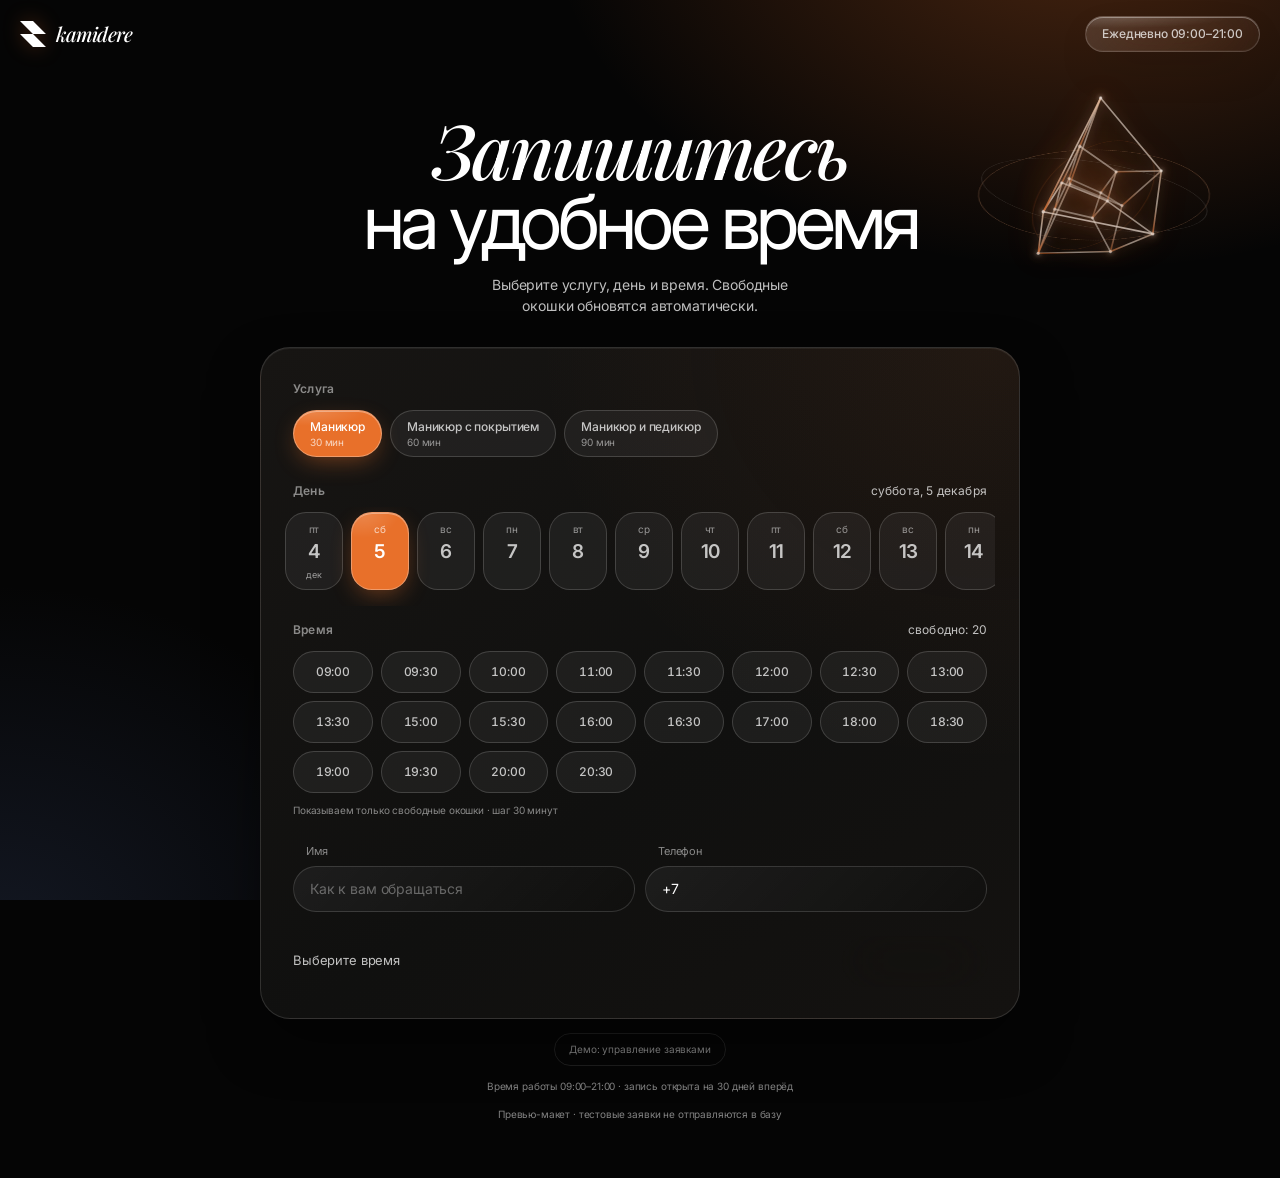
<file: booking-preview.html>
<!doctype html>
<html lang="ru">
<head>
  <meta charset="utf-8" />
  <meta name="viewport" content="width=device-width, initial-scale=1, viewport-fit=cover" />
  <meta name="theme-color" content="#050505" />
  <title>Онлайн-запись</title>
  <link rel="preconnect" href="https://fonts.googleapis.com" />
  <link rel="preconnect" href="https://fonts.gstatic.com" crossorigin />
  <link href="https://fonts.googleapis.com/css2?family=Inter:wght@300;400;500;600;700&family=Playfair+Display:ital,wght@1,500&display=swap" rel="stylesheet" />
  <style>
    :root {
      color-scheme: dark;
      --accent: #e8702a;
      --accent-hover: #d2611f;
      --ease: cubic-bezier(.16, 1, .3, 1);
      --ink-secondary: rgba(255,255,255,.74);
      --ink-muted: rgba(255,255,255,.5);
    }
    * { box-sizing: border-box; }
    [hidden] { display: none !important; }
    html { min-height: 100%; background: #050505; }
    body {
      position: relative;
      isolation: isolate;
      min-height: 100dvh;
      margin: 0;
      overflow-x: hidden;
      background: #050505;
      color: #fff;
      font: 400 15px/1.5 Inter, -apple-system, BlinkMacSystemFont, "SF Pro Text", system-ui, sans-serif;
      letter-spacing: -.01em;
      -webkit-font-smoothing: antialiased;
    }
    button, input { font: inherit; color: inherit; letter-spacing: inherit; }
    button { -webkit-tap-highlight-color: transparent; touch-action: manipulation; }
    .serif { font-family: "Playfair Display", Georgia, serif; font-style: italic; font-weight: 500; }
    .bg, .bg-spot { position: fixed; z-index: -2; inset: 0; pointer-events: none; }
    .bg {
      background:
        radial-gradient(900px 600px at 85% -10%, rgba(232,112,42,.3), transparent 60%),
        radial-gradient(700px 600px at 0% 105%, rgba(70,90,140,.22), transparent 60%),
        #050505;
    }
    .bg-spot {
      z-index: -1;
      background:
        linear-gradient(rgba(232,112,42,.27) 1px, transparent 1px) 0 0 / 44px 44px,
        linear-gradient(90deg, rgba(232,112,42,.27) 1px, transparent 1px) 0 0 / 44px 44px,
        radial-gradient(520px 420px at 50% 40%, rgba(232,112,42,.17), transparent 70%);
      -webkit-mask-image: radial-gradient(circle 260px at var(--spot-x,-999px) var(--spot-y,-999px), #000 0, #000 40%, rgba(0,0,0,.75) 60%, rgba(0,0,0,.4) 75%, rgba(0,0,0,.12) 88%, transparent 100%);
      mask-image: radial-gradient(circle 260px at var(--spot-x,-999px) var(--spot-y,-999px), #000 0, #000 40%, rgba(0,0,0,.75) 60%, rgba(0,0,0,.4) 75%, rgba(0,0,0,.12) 88%, transparent 100%);
    }

    /* Glass is reserved for the floating navigation and interactive controls. */
    .glass {
      position: relative;
      border: 1px solid rgba(255,255,255,.16);
      background: linear-gradient(135deg, rgba(255,255,255,.14), rgba(255,255,255,.04));
      box-shadow: inset 0 1px 0 rgba(255,255,255,.35), inset 0 -1px 0 rgba(255,255,255,.04), 0 18px 42px -16px rgba(0,0,0,.7);
      -webkit-backdrop-filter: blur(28px) saturate(180%);
      backdrop-filter: blur(28px) saturate(180%);
    }
    .glass::before {
      position: absolute;
      inset: 0;
      border-radius: inherit;
      background: radial-gradient(120% 60% at 18% 0%, rgba(255,255,255,.16), transparent 55%);
      content: "";
      pointer-events: none;
    }
    .glass > * { position: relative; }

    nav {
      position: fixed;
      z-index: 10;
      inset: 0 0 auto;
      display: flex;
      align-items: center;
      justify-content: space-between;
      padding: max(16px, env(safe-area-inset-top)) 20px 12px;
      pointer-events: none;
    }
    .brand, .hours { pointer-events: auto; }
    .brand { display: flex; align-items: center; gap: 10px; font-size: 20px; }
    .brand svg { filter: drop-shadow(0 0 10px rgba(232,112,42,.32)); }
    .brand-name { letter-spacing: -.045em; }
    .hours { padding: 8px 16px; border-radius: 999px; color: var(--ink-secondary); font-size: 12px; font-weight: 500; }

    main {
      position: relative;
      z-index: 1;
      width: min(100%, 800px);
      margin: 0 auto;
      padding: max(112px, calc(env(safe-area-inset-top) + 96px)) 20px 56px;
    }
    .hero { position: relative; margin-bottom: 31px; }
    h1 {
      margin: 0 0 15px;
      color: #fff;
      font-size: clamp(40px, 8.5vw, 76px);
      font-weight: 400;
      line-height: .98;
      text-align: center;
    }
    h1 span { display: block; }
    .headline-first { letter-spacing: -.04em; }
    .headline-second { margin-top: -2px; letter-spacing: -.06em; }
    .subtitle {
      max-width: 430px;
      margin: 0 auto;
      color: var(--ink-secondary);
      font-size: 14px;
      text-align: center;
      text-wrap: balance;
    }
    .hero-art {
      position: absolute;
      top: -17px;
      right: -174px;
      width: 200px;
      aspect-ratio: 1;
      opacity: .88;
      pointer-events: none;
    }
    .hero-art::before {
      position: absolute;
      inset: 12%;
      border-radius: 50%;
      background: radial-gradient(circle, rgba(232,112,42,.2), rgba(232,112,42,.045) 48%, transparent 74%);
      filter: blur(8px);
      content: "";
    }
    .orbit { position: absolute; inset: -8%; border: 1px solid rgba(255,183,137,.28); border-radius: 50%; transform: rotateX(67deg) rotateZ(-24deg); }
    .orbit::before, .orbit::after { position: absolute; inset: 17% -5%; border: 1px solid rgba(255,255,255,.13); border-radius: 50%; content: ""; }
    .orbit::before { transform: rotate(58deg); }
    .orbit::after { inset: 26% -12%; border-color: rgba(232,112,42,.17); transform: rotate(-54deg); }
    .tesseract { position: absolute; top: 50%; left: 50%; width: 100%; height: 100%; overflow: visible; filter: drop-shadow(0 0 6px rgba(255,221,197,.36)) drop-shadow(0 0 19px rgba(232,112,42,.42)); transform: translate(-50%, -50%); }
    .tesseract line { stroke: url(#tesseract-stroke); stroke-width: 1.65; stroke-linecap: round; vector-effect: non-scaling-stroke; }
    .tesseract circle { fill: #fff7f0; filter: drop-shadow(0 0 3px rgba(255,244,231,.95)) drop-shadow(0 0 8px rgba(232,112,42,.85)); }

    .booking-card {
      position: relative;
      overflow: hidden;
      padding: clamp(20px, 4vw, 32px);
      border: 1px solid rgba(255,255,255,.13);
      border-radius: 30px;
      background:
        radial-gradient(ellipse at 96% 0%, rgba(232,112,42,.075), transparent 44%),
        linear-gradient(145deg, #171513, #10100f 58%, #141210);
      box-shadow: 0 24px 60px -12px rgba(0,0,0,.62), inset 0 1px rgba(255,255,255,.055);
    }
    .step { margin-bottom: 25px; }
    .step:last-child { margin-bottom: 0; }
    .step-heading {
      display: flex;
      align-items: baseline;
      justify-content: space-between;
      gap: 12px;
      margin: 0 0 12px;
      color: var(--ink-muted);
      font-size: 12px;
      font-weight: 600;
      letter-spacing: .015em;
    }
    .step-heading em { color: var(--ink-secondary); font-style: normal; font-weight: 400; }
    .row { display: flex; flex-wrap: wrap; gap: 8px; }
    .pill {
      border: 1px solid rgba(255,255,255,.16);
      border-radius: 999px;
      background: rgba(255,255,255,.055);
      color: var(--ink-secondary);
      cursor: pointer;
      transition: transform 100ms ease-out, background .25s var(--ease), border-color .25s var(--ease), color .25s var(--ease), box-shadow .25s var(--ease);
    }
    .pill:hover:not(:disabled) { border-color: rgba(255,255,255,.28); background: rgba(255,255,255,.12); }
    .pill:active:not(:disabled) { transform: scale(.96); }
    .pill:focus-visible, input:focus-visible, .cta:focus-visible, .admin-demo summary:focus-visible, .ghost:focus-visible { outline: 2px solid #fff; outline-offset: 3px; }
    .pill[aria-pressed="true"] {
      border-color: rgba(255,255,255,.3);
      background: var(--accent);
      color: #fff;
      box-shadow: 0 8px 24px -6px rgba(232,112,42,.48), inset 0 1px rgba(255,255,255,.34);
    }
    .chip {
      display: flex;
      min-height: 46px;
      flex-direction: column;
      align-items: flex-start;
      justify-content: center;
      padding: 8px 16px;
      line-height: 1.25;
      text-align: left;
    }
    .chip span { font-size: 12px; font-weight: 500; }
    .chip small { margin-top: 2px; font-size: 10px; opacity: .72; }

    .days {
      display: flex;
      gap: 8px;
      overflow-x: auto;
      margin: -5px -8px -10px;
      padding: 5px 8px 16px;
      scrollbar-width: none;
      scroll-snap-type: x proximity;
    }
    .days::-webkit-scrollbar { display: none; }
    .day {
      display: flex;
      min-width: 58px;
      flex: 0 0 58px;
      flex-direction: column;
      align-items: center;
      gap: 1px;
      padding: 9px 0 8px;
      border-radius: 21px;
      scroll-snap-align: start;
    }
    .day .weekday { font-size: 10px; opacity: .72; }
    .day .number { font-size: 19px; font-weight: 600; letter-spacing: -.03em; }
    .day .month { min-height: 13px; font-size: 9px; opacity: .76; }
    .slots { display: grid; grid-template-columns: repeat(auto-fill, minmax(78px, 1fr)); gap: 8px; }
    .slot { height: 42px; font-size: 12px; font-weight: 500; font-variant-numeric: tabular-nums; }
    .slot:disabled { border-color: rgba(255,255,255,.06); background: rgba(255,255,255,.025); color: rgba(255,255,255,.27); cursor: not-allowed; text-decoration: line-through; text-decoration-color: rgba(255,255,255,.19); }
    .empty { grid-column: 1 / -1; margin: 0; padding: 14px 0 4px; color: var(--ink-secondary); font-size: 13px; }
    .slot-note { margin: 10px 0 0; color: var(--ink-muted); font-size: 10px; }

    .fields { display: grid; grid-template-columns: 1fr 1fr; gap: 10px; }
    .field label { display: block; margin: 0 0 6px 13px; color: var(--ink-muted); font-size: 11px; }
    .field input {
      width: 100%;
      height: 46px;
      padding: 0 16px;
      border: 1px solid rgba(255,255,255,.14);
      border-radius: 999px;
      outline: none;
      background: linear-gradient(135deg, rgba(255,255,255,.075), rgba(255,255,255,.02)), rgba(0,0,0,.32);
      font-size: 14px;
      transition: border-color .2s ease, background .2s ease, box-shadow .2s ease;
    }
    .field input::placeholder { color: rgba(255,255,255,.35); }
    .field input:focus { border-color: rgba(255,255,255,.46); background: rgba(0,0,0,.38); box-shadow: 0 0 0 3px rgba(255,255,255,.035); }
    .error { display: block; min-height: 16px; margin: 4px 0 0 13px; color: #ffad86; font-size: 11px; }
    .form-bar { display: flex; align-items: center; justify-content: space-between; gap: 14px; flex-wrap: wrap; margin-top: 4px; }
    .summary { color: var(--ink-secondary); font-size: 13px; }
    .cta {
      padding: 13px 28px;
      border: 1px solid rgba(255,220,197,.42);
      border-radius: 999px;
      background: linear-gradient(135deg, #ee955d, var(--accent));
      color: #fff;
      font-weight: 600;
      cursor: pointer;
      box-shadow: 0 8px 24px -6px rgba(232,112,42,.38), inset 0 1px rgba(255,255,255,.42);
      transition: transform 100ms ease-out, background .2s ease, box-shadow .3s ease, opacity .2s ease;
      -webkit-tap-highlight-color: transparent;
    }
    .cta:hover:not(:disabled) { background: linear-gradient(135deg, #f3a271, var(--accent-hover)); box-shadow: 0 12px 32px -8px rgba(232,112,42,.58), inset 0 1px rgba(255,255,255,.5); }
    .cta:active:not(:disabled) { transform: scale(.96); }
    .cta:disabled { opacity: .42; cursor: not-allowed; }

    .done { padding: 22px 8px 8px; text-align: center; }
    .done-icon { display: grid; width: 64px; height: 64px; place-items: center; margin: 0 auto 16px; border: 1px solid rgba(232,112,42,.5); border-radius: 50%; background: rgba(232,112,42,.15); }
    .done h2 { margin: 0 0 8px; font-size: 27px; font-weight: 600; letter-spacing: -.04em; }
    .done p { margin: 0 auto 20px; color: var(--ink-secondary); }
    .ghost {
      padding: 11px 23px;
      border: 1px solid rgba(255,255,255,.2);
      border-radius: 999px;
      background: rgba(255,255,255,.08);
      font-weight: 500;
      cursor: pointer;
      transition: transform 100ms ease-out, background .2s ease;
    }
    .ghost:hover { background: rgba(255,255,255,.15); }
    .ghost:active { transform: scale(.96); }

    .admin-demo { margin-top: 14px; }
    .admin-demo summary {
      width: fit-content;
      margin: 0 auto;
      padding: 8px 14px;
      border: 1px solid rgba(255,255,255,.1);
      border-radius: 999px;
      color: var(--ink-muted);
      cursor: pointer;
      font-size: 10px;
      list-style: none;
      text-align: center;
    }
    .admin-demo summary::-webkit-details-marker { display: none; }
    .admin-demo[open] summary { margin-bottom: 10px; border-color: rgba(255,255,255,.2); color: var(--ink-secondary); }
    .admin-content {
      padding: 14px;
      border: 1px solid rgba(255,255,255,.1);
      border-radius: 18px;
      background: rgba(14,14,14,.88);
    }
    .admin-note { margin: 0 0 10px; color: var(--ink-muted); font-size: 10px; text-align: center; }
    .booking-list { display: grid; gap: 7px; }
    .booking-row { display: flex; align-items: center; justify-content: space-between; gap: 10px; padding: 9px 10px; border: 1px solid rgba(255,255,255,.08); border-radius: 12px; background: rgba(255,255,255,.025); }
    .booking-meta { min-width: 0; }
    .booking-meta strong { display: block; overflow: hidden; font-size: 11px; font-weight: 500; text-overflow: ellipsis; white-space: nowrap; }
    .booking-meta span { display: block; margin-top: 2px; color: var(--ink-muted); font-size: 10px; }
    .booking-actions { display: flex; flex: 0 0 auto; gap: 5px; }
    .mini-action { padding: 6px 9px; border: 1px solid rgba(255,255,255,.14); border-radius: 999px; background: transparent; color: var(--ink-secondary); cursor: pointer; font-size: 9px; }
    .mini-action:hover:not(:disabled) { background: rgba(255,255,255,.09); }
    .mini-action.delete { border-color: rgba(255,130,100,.24); color: #ffb49e; }
    .mini-action:disabled { opacity: .44; cursor: not-allowed; }
    .booking-row.cancelled { opacity: .5; }
    .note { margin: 13px 0 0; color: var(--ink-muted); font-size: 10px; text-align: center; }

    @keyframes reveal { from { opacity: 0; transform: translateY(20px); filter: blur(10px); } to { opacity: 1; transform: translateY(0); filter: blur(0); } }
    @keyframes rise { from { opacity: 0; transform: translateY(14px); } to { opacity: 1; transform: translateY(0); } }
    .animate-hero { animation: reveal .95s var(--ease) both; }
    .animate-card { animation: rise .85s var(--ease) .15s both; }

    @media (max-width: 900px) { .hero-art { right: -52px; width: 120px; opacity: .42; } }
    @media (max-width: 680px) {
      nav { padding-right: 15px; padding-left: 15px; }
      .brand { gap: 8px; font-size: 18px; }
      .brand svg { width: 22px; height: 22px; }
      .hours { padding: 7px 12px; font-size: 10px; }
      main { padding: max(104px, calc(env(safe-area-inset-top) + 90px)) 14px 40px; }
      .hero { margin-bottom: 23px; }
      .hero-art { display: none; }
      h1 { font-size: clamp(39px, 10vw, 58px); }
      .subtitle { max-width: 340px; font-size: 13px; }
      .booking-card { border-radius: 25px; }
      .step { margin-bottom: 21px; }
      .fields { grid-template-columns: 1fr; gap: 5px; }
      .form-bar { align-items: stretch; flex-direction: column; }
      .summary { min-height: 20px; }
      .cta { width: 100%; }
    }
    @media (max-width: 390px) {
      .hours { padding: 6px 9px; font-size: 9px; }
      .chip { padding-right: 12px; padding-left: 12px; }
      .day { min-width: 54px; flex-basis: 54px; }
      .slots { grid-template-columns: repeat(auto-fill, minmax(72px, 1fr)); gap: 7px; }
    }
    @media (prefers-reduced-motion: reduce) {
      .animate-hero, .animate-card { animation: none; }
      .pill, .cta, .ghost { transition: none; }
    }
    @media (prefers-reduced-transparency: reduce) {
      .glass { border-color: rgba(255,255,255,.3); background: rgba(28,28,30,.96); -webkit-backdrop-filter: none; backdrop-filter: none; }
    }
    @media (prefers-contrast: more) {
      .glass, .pill, .field input { border-color: rgba(255,255,255,.62); }
    }
  </style>
</head>
<body>
  <div class="bg" aria-hidden="true"></div>
  <div class="bg-spot" id="spot" aria-hidden="true"></div>

  <nav aria-label="Шапка страницы">
    <div class="brand">
      <svg width="26" height="26" viewBox="0 0 256 256" fill="#fff" aria-hidden="true">
        <path d="M 256 256 L 128 256 L 0 128 L 128 128 Z M 256 128 L 128 128 L 0 0 L 128 0 Z" />
      </svg>
      <span class="serif brand-name">kamidere</span>
    </div>
    <div class="hours glass" id="hours"></div>
  </nav>

  <main>
    <header class="hero">
      <h1 class="animate-hero" id="page-title">
        <span class="serif headline-first">Запишитесь</span>
        <span class="headline-second">на удобное время</span>
      </h1>
      <p class="subtitle animate-hero">Выберите услугу, день и время. Свободные окошки обновятся автоматически.</p>
      <div class="hero-art" aria-hidden="true">
        <div class="orbit"></div>
        <svg class="tesseract" id="tesseract" viewBox="0 0 300 300" focusable="false">
          <defs>
            <linearGradient id="tesseract-stroke" x1="0" y1="1" x2="1" y2="0">
              <stop offset="0" stop-color="#e8702a" />
              <stop offset=".48" stop-color="#fff0e4" />
              <stop offset="1" stop-color="#ffd0ad" />
            </linearGradient>
          </defs>
        </svg>
      </div>
    </header>

    <section class="booking-card animate-card" aria-label="Форма онлайн-записи">
      <div id="booking-flow">
        <section class="step" aria-labelledby="service-heading">
          <h2 class="step-heading" id="service-heading"><span>Услуга</span></h2>
          <div class="row" id="services" role="group" aria-label="Услуга"></div>
        </section>

        <section class="step" aria-labelledby="date-heading">
          <h2 class="step-heading" id="date-heading"><span>День</span><em id="selected-day-label"></em></h2>
          <div class="days" id="days" role="group" aria-label="Выберите день"></div>
        </section>

        <section class="step" aria-labelledby="time-heading">
          <h2 class="step-heading" id="time-heading"><span>Время</span><em id="slot-count"></em></h2>
          <div class="slots" id="slots" role="group" aria-label="Свободное время"></div>
          <p class="slot-note">Показываем только свободные окошки · шаг 30 минут</p>
        </section>

        <form id="booking-form" novalidate>
          <div class="fields">
            <div class="field">
              <label for="client-name">Имя</label>
              <input id="client-name" autocomplete="name" placeholder="Как к вам обращаться" />
              <span class="error" id="name-error" aria-live="polite"></span>
            </div>
            <div class="field">
              <label for="client-phone">Телефон</label>
              <input id="client-phone" type="tel" inputmode="tel" autocomplete="tel" value="+7 " maxlength="18" placeholder="+7 (___) ___-__-__" />
              <span class="error" id="phone-error" aria-live="polite"></span>
            </div>
          </div>
          <div class="form-bar">
            <div class="summary" id="summary" aria-live="polite">Выберите услугу и время</div>
            <button class="cta glass" id="submit-booking" type="submit" disabled>Записаться</button>
          </div>
        </form>
      </div>

      <div class="done" id="done" hidden>
        <div class="done-icon" aria-hidden="true">
          <svg width="28" height="28" viewBox="0 0 24 24" fill="none" stroke="#e8702a" stroke-width="2.4" stroke-linecap="round" stroke-linejoin="round"><path d="m5 12.5 4.5 4.5L19 7.5" /></svg>
        </div>
        <h2>Вы записаны</h2>
        <p id="done-text"></p>
        <button class="ghost" id="book-another" type="button">Новая запись</button>
      </div>
    </section>

    <details class="admin-demo">
      <summary>Демо: управление заявками</summary>
      <div class="admin-content">
        <p class="admin-note">Отмена или удаление освобождает время для следующего клиента.</p>
        <div class="booking-list" id="booking-list" aria-live="polite"></div>
      </div>
    </details>
    <p class="note" id="availability-note"></p>
    <p class="note">Превью-макет · тестовые заявки не отправляются в базу</p>
  </main>

  <script>
    (function () {
      'use strict';

      var CONFIG = { open: 9 * 60, close: 21 * 60, step: 30, maxDays: 30 };
      var SERVICES = [
        { id: 'manicure', name: 'Маникюр', minutes: 30 },
        { id: 'coating', name: 'Маникюр с покрытием', minutes: 60 },
        { id: 'combined', name: 'Маникюр и педикюр', minutes: 90 }
      ];
      var today = new Date();
      today.setHours(0, 0, 0, 0);
      var dayList = Array.from({ length: CONFIG.maxDays + 1 }, function (_, index) {
        var date = new Date(today);
        date.setDate(date.getDate() + index);
        return date;
      });
      var now = new Date();
      var initialOffset = now.getHours() * 60 + now.getMinutes() >= CONFIG.close ? 1 : 0;
      var state = { service: SERVICES[0], day: toIsoDate(dayList[initialOffset]), time: null };
      var bookings = [];
      var tesseract = document.getElementById('tesseract');
      var phoneInput = document.getElementById('client-phone');

      function formatRussianPhone(value) {
        var raw = String(value || '');
        var hasCountryPrefix = /^\s*\+?7/.test(raw);
        var digits = raw.replace(/\D/g, '');
        if (hasCountryPrefix && digits.charAt(0) === '7') {
          digits = digits.slice(1);
          if (digits.length > 10 && digits.charAt(0) === '7') digits = digits.slice(1);
        } else if (digits.length === 11 && digits.charAt(0) === '8') {
          digits = digits.slice(1);
        }
        digits = digits.slice(0, 10);
        if (digits && digits.charAt(0) !== '8' && digits.charAt(0) !== '9') {
          digits = digits.slice(1);
        }
        var formatted = '+7 ';
        if (digits.length) {
          formatted += '(' + digits.slice(0, 3);
          if (digits.length >= 3) formatted += ')';
          if (digits.length > 3) formatted += ' ' + digits.slice(3, 6);
          if (digits.length > 6) formatted += '-' + digits.slice(6, 8);
          if (digits.length > 8) formatted += '-' + digits.slice(8, 10);
        }
        return formatted;
      }

      phoneInput.addEventListener('input', function () {
        var raw = phoneInput.value;
        var caret = phoneInput.selectionStart || raw.length;
        var hasCountryPrefix = /^\s*\+?7/.test(raw);
        var digitsBeforeCaret = raw.slice(0, caret).replace(/\D/g, '').length;
        var localDigitsBeforeCaret = Math.max(0, digitsBeforeCaret - (hasCountryPrefix ? 1 : 0));
        phoneInput.value = formatRussianPhone(raw);
        var totalDigits = phoneInput.value.replace(/\D/g, '').length;
        var caretDigitCount = 1 + Math.min(localDigitsBeforeCaret, totalDigits - 1);
        var position = 0;
        var seenDigits = 0;
        while (position < phoneInput.value.length && seenDigits < caretDigitCount) {
          if (/\d/.test(phoneInput.value.charAt(position))) seenDigits += 1;
          position += 1;
        }
        phoneInput.setSelectionRange(position, position);
      });
      function keepPhonePrefix(input) {
        if ((input.selectionStart || 0) <= 3) {
          input.setSelectionRange(input.value.length, input.value.length);
        }
      }
      phoneInput.addEventListener('focus', function () { keepPhonePrefix(phoneInput); });
      phoneInput.addEventListener('click', function () { keepPhonePrefix(phoneInput); });
      var vertices = [];
      var edges = [];
      var edgeElements = [];
      var vertexElements = [];
      var rotationX = -0.38;
      var rotationY = -0.58;
      var rotationXW = -0.34;
      var rotationYW = 0.28;
      var targetRotationXW = rotationXW;
      var targetRotationYW = rotationYW;
      var reduceMotion = window.matchMedia('(prefers-reduced-motion: reduce)');

      function toIsoDate(date) {
        return [date.getFullYear(), String(date.getMonth() + 1).padStart(2, '0'), String(date.getDate()).padStart(2, '0')].join('-');
      }

      function fromIsoDate(value) {
        var parts = value.split('-').map(Number);
        return new Date(parts[0], parts[1] - 1, parts[2]);
      }

      function formatTime(minutes) {
        return String(Math.floor(minutes / 60)).padStart(2, '0') + ':' + String(minutes % 60).padStart(2, '0');
      }

      function formatLongDate(value) {
        return fromIsoDate(value).toLocaleDateString('ru-RU', { weekday: 'long', day: 'numeric', month: 'long' });
      }

      function formatShortDate(value) {
        return fromIsoDate(value).toLocaleDateString('ru-RU', { day: 'numeric', month: 'short' }).replace('.', '');
      }

      function makeElement(tag, className, text) {
        var element = document.createElement(tag);
        if (className) element.className = className;
        if (text != null) element.textContent = text;
        return element;
      }

      function seedDayBookings(day) {
        var dayStart = fromIsoDate(day);
        dayStart.setHours(12, 0, 0, 0);
        var todayAtNoon = new Date(today);
        todayAtNoon.setHours(12, 0, 0, 0);
        var offset = Math.floor((dayStart.getTime() - todayAtNoon.getTime()) / 86400000);
        return [
          { id: 'sample-' + day + '-1', name: 'Запись · пример', service: 'Маникюр', day: day, start: 600 + (offset % 3) * 30, duration: 30, status: 'confirmed', sample: true },
          { id: 'sample-' + day + '-2', name: 'Запись · пример', service: 'Маникюр с покрытием', day: day, start: 810 + (offset % 3) * 30, duration: 60, status: 'new', sample: true },
          { id: 'sample-' + day + '-3', name: 'Запись · пример', service: 'Маникюр', day: day, start: 1020 + (offset % 4) * 30, duration: 30, status: 'confirmed', sample: true }
        ];
      }

      dayList.forEach(function (date) {
        bookings.push.apply(bookings, seedDayBookings(toIsoDate(date)));
      });

      function activeBookings(day) {
        return bookings.filter(function (booking) {
          return booking.day === day && booking.status !== 'cancelled';
        });
      }

      function isOccupied(start, duration, day) {
        return activeBookings(day).some(function (booking) {
          return start < booking.start + booking.duration && start + duration > booking.start;
        });
      }

      function availableSlots(day, duration) {
        var nowTime = new Date();
        var isToday = day === toIsoDate(nowTime);
        var nowMinutes = nowTime.getHours() * 60 + nowTime.getMinutes();
        var slots = [];
        for (var time = CONFIG.open; time + duration <= CONFIG.close; time += CONFIG.step) {
          if (isToday && time <= nowMinutes) continue;
          if (!isOccupied(time, duration, day)) slots.push(time);
        }
        return slots;
      }

      function renderServices() {
        var container = document.getElementById('services');
        container.replaceChildren();
        SERVICES.forEach(function (service) {
          var button = makeElement('button', 'pill chip');
          var name = makeElement('span', '', service.name);
          var duration = makeElement('small', '', service.minutes + ' мин');
          button.type = 'button';
          button.dataset.service = service.id;
          button.classList.toggle('glass', service.id === state.service.id);
          button.setAttribute('aria-pressed', String(service.id === state.service.id));
          button.append(name, duration);
          button.addEventListener('click', function () {
            state.service = service;
            state.time = null;
            render();
          });
          container.appendChild(button);
        });
      }

      function renderDays() {
        var container = document.getElementById('days');
        var scrollPosition = container.scrollLeft;
        container.replaceChildren();
        dayList.forEach(function (date, index) {
          var key = toIsoDate(date);
          var dayButton = makeElement('button', 'pill day');
          var weekday = makeElement('span', 'weekday', date.toLocaleDateString('ru-RU', { weekday: 'short' }));
          var number = makeElement('span', 'number', String(date.getDate()));
          var monthText = index === 0 || date.getDate() === 1
            ? date.toLocaleDateString('ru-RU', { month: 'short' }).replace('.', '')
            : '';
          var month = makeElement('span', 'month', monthText);
          dayButton.type = 'button';
          dayButton.dataset.date = key;
          dayButton.classList.toggle('glass', key === state.day);
          dayButton.setAttribute('aria-pressed', String(key === state.day));
          dayButton.setAttribute('aria-label', formatLongDate(key));
          dayButton.append(weekday, number, month);
          dayButton.addEventListener('click', function () {
            state.day = key;
            state.time = null;
            render();
          });
          container.appendChild(dayButton);
        });
        container.scrollLeft = scrollPosition;
        var selectedDay = container.querySelector('[aria-pressed="true"]');
        if (selectedDay && selectedDay.offsetLeft < container.scrollLeft) {
          container.scrollLeft = selectedDay.offsetLeft - 8;
        } else if (selectedDay && selectedDay.offsetLeft + selectedDay.offsetWidth > container.scrollLeft + container.clientWidth) {
          container.scrollLeft = selectedDay.offsetLeft - container.clientWidth + selectedDay.offsetWidth + 8;
        }
        document.getElementById('selected-day-label').textContent = formatLongDate(state.day);
      }

      function renderSlots() {
        var container = document.getElementById('slots');
        var slots = availableSlots(state.day, state.service.minutes);
        container.replaceChildren();
        slots.forEach(function (time) {
          var button = makeElement('button', 'pill slot', formatTime(time));
          button.type = 'button';
          button.dataset.time = String(time);
          button.classList.toggle('glass', time === state.time);
          button.setAttribute('aria-pressed', String(time === state.time));
          button.setAttribute('aria-label', formatTime(time) + '–' + formatTime(time + state.service.minutes));
          button.addEventListener('click', function () {
            state.time = time;
            render();
          });
          container.appendChild(button);
        });
        if (!slots.length) {
          container.appendChild(makeElement('p', 'empty', 'На этот день свободного времени нет. Выберите другой день.'));
        }
        document.getElementById('slot-count').textContent = slots.length ? 'свободно: ' + slots.length : '';
      }

      function renderBookings() {
        var container = document.getElementById('booking-list');
        var dayBookings = bookings.filter(function (booking) { return booking.day === state.day; });
        container.replaceChildren();
        if (!dayBookings.length) {
          container.appendChild(makeElement('p', 'empty', 'На этот день заявок нет.'));
          return;
        }
        dayBookings.forEach(function (booking) {
          var row = makeElement('div', 'booking-row' + (booking.status === 'cancelled' ? ' cancelled' : ''));
          var info = makeElement('div', 'booking-meta');
          var name = makeElement('strong', '', booking.name + (booking.status === 'cancelled' ? ' · отменена' : ''));
          var detail = makeElement('span', '', formatTime(booking.start) + ' · ' + booking.service + ' · ' + booking.duration + ' мин');
          var actions = makeElement('div', 'booking-actions');
          var cancel = makeElement('button', 'mini-action', booking.status === 'cancelled' ? 'Отменена' : 'Отменить');
          var remove = makeElement('button', 'mini-action delete', 'Удалить');
          cancel.type = 'button';
          cancel.disabled = booking.status === 'cancelled';
          cancel.addEventListener('click', function () {
            booking.status = 'cancelled';
            render();
          });
          remove.type = 'button';
          remove.addEventListener('click', function () {
            bookings = bookings.filter(function (item) { return item.id !== booking.id; });
            render();
          });
          info.append(name, detail);
          actions.append(cancel, remove);
          row.append(info, actions);
          container.appendChild(row);
        });
      }

      function renderSummary() {
        var summary = document.getElementById('summary');
        var submit = document.getElementById('submit-booking');
        if (state.time === null) {
          summary.textContent = 'Выберите время';
          submit.disabled = true;
          return;
        }
        summary.textContent = state.service.name + ', ' + formatShortDate(state.day) + ', ' + formatTime(state.time) + '–' + formatTime(state.time + state.service.minutes);
        submit.disabled = false;
      }

      function render() {
        renderServices();
        renderDays();
        renderSlots();
        renderBookings();
        renderSummary();
      }

      function rotateInPlane(point, firstAxis, secondAxis, angle) {
        var cosine = Math.cos(angle);
        var sine = Math.sin(angle);
        var first = point[firstAxis];
        var second = point[secondAxis];
        point[firstAxis] = first * cosine - second * sine;
        point[secondAxis] = first * sine + second * cosine;
      }

      function renderTesseract() {
        var points = vertices.map(function (vertex) {
          var point = vertex.slice();
          rotateInPlane(point, 0, 1, rotationY * .52);
          rotateInPlane(point, 0, 2, rotationX);
          rotateInPlane(point, 1, 2, rotationY);
          rotateInPlane(point, 0, 3, rotationXW);
          rotateInPlane(point, 1, 3, rotationYW);
          rotateInPlane(point, 2, 3, rotationXW * .35);
          var perspective4d = 2.8 / (2.8 - point[3]);
          var x = point[0] * perspective4d;
          var y = point[1] * perspective4d;
          var z = point[2] * perspective4d;
          var perspective3d = 4.2 / (4.2 - z);
          var scale = 42;
          return { x: 150 + x * perspective3d * scale, y: 150 - y * perspective3d * scale, depth: z + point[3] * .45 };
        });
        edges.forEach(function (edge, index) {
          var start = points[edge[0]];
          var end = points[edge[1]];
          var line = edgeElements[index];
          line.setAttribute('x1', start.x.toFixed(2));
          line.setAttribute('y1', start.y.toFixed(2));
          line.setAttribute('x2', end.x.toFixed(2));
          line.setAttribute('y2', end.y.toFixed(2));
          line.style.opacity = String(.55 + Math.max(-1, Math.min(1, (start.depth + end.depth) * .2)) * .22);
        });
        points.forEach(function (point, index) {
          var circle = vertexElements[index];
          circle.setAttribute('cx', point.x.toFixed(2));
          circle.setAttribute('cy', point.y.toFixed(2));
          circle.style.opacity = String(.58 + Math.max(-1, Math.min(1, point.depth * .22)) * .32);
        });
      }

      for (var bits = 0; bits < 16; bits += 1) {
        vertices.push([bits & 1 ? 1 : -1, bits & 2 ? 1 : -1, bits & 4 ? 1 : -1, bits & 8 ? 1 : -1]);
      }
      for (var a = 0; a < 16; a += 1) {
        for (var axis = 0; axis < 4; axis += 1) {
          var b = a ^ (1 << axis);
          if (a < b) edges.push([a, b]);
        }
      }
      edges.forEach(function () {
        var line = document.createElementNS('http://www.w3.org/2000/svg', 'line');
        tesseract.appendChild(line);
        edgeElements.push(line);
      });
      vertices.forEach(function () {
        var circle = document.createElementNS('http://www.w3.org/2000/svg', 'circle');
        circle.setAttribute('r', '2.5');
        tesseract.appendChild(circle);
        vertexElements.push(circle);
      });
      renderTesseract();

      function animateTesseract() {
        if (reduceMotion.matches) return;
        rotationXW += (targetRotationXW - rotationXW) * .045 + .0012;
        rotationYW += (targetRotationYW - rotationYW) * .045 + .001;
        renderTesseract();
        window.requestAnimationFrame(animateTesseract);
      }
      if (!reduceMotion.matches) window.requestAnimationFrame(animateTesseract);

      document.getElementById('booking-form').addEventListener('submit', function (event) {
        event.preventDefault();
        var nameInput = document.getElementById('client-name');
        var name = nameInput.value.trim();
        var digits = phoneInput.value.replace(/\D/g, '');
        document.getElementById('name-error').textContent = name.length < 2 ? 'Введите имя' : '';
        var validPhone = digits.length === 11 && digits.charAt(0) === '7' &&
          (digits.charAt(1) === '8' || digits.charAt(1) === '9');
        document.getElementById('phone-error').textContent = validPhone
          ? ''
          : 'Введите 10 цифр после +7, начиная с 8 или 9';
        if (name.length < 2 || !validPhone || state.time === null) return;
        if (!dayList.some(function (date) { return toIsoDate(date) === state.day; }) ||
            !availableSlots(state.day, state.service.minutes).includes(state.time)) {
          state.time = null;
          render();
          return;
        }
        var start = state.time;
        var duration = state.service.minutes;
        var serviceName = state.service.name;
        var selectedDate = state.day;
        bookings.push({
          id: 'client-' + Date.now(),
          name: name,
          service: serviceName,
          day: selectedDate,
          start: start,
          duration: duration,
          status: 'new',
          sample: false
        });
        document.getElementById('done-text').textContent = name + ', ' + serviceName.toLowerCase() + ': ' + formatLongDate(selectedDate) + ', ' + formatTime(start) + '–' + formatTime(start + duration) + '.';
        state.time = null;
        document.getElementById('booking-flow').hidden = true;
        document.getElementById('done').hidden = false;
        render();
      });

      document.getElementById('book-another').addEventListener('click', function () {
        document.getElementById('booking-form').reset();
        phoneInput.value = '+7 ';
        document.getElementById('name-error').textContent = '';
        document.getElementById('phone-error').textContent = '';
        document.getElementById('done').hidden = true;
        document.getElementById('booking-flow').hidden = false;
        state.time = null;
        render();
      });

      if (window.matchMedia('(pointer: fine)').matches && !reduceMotion.matches) {
        var mouseX = -999;
        var mouseY = -999;
        var smoothX = -999;
        var smoothY = -999;
        document.addEventListener('pointermove', function (event) {
          if (event.pointerType !== 'mouse') return;
          mouseX = event.clientX;
          mouseY = event.clientY;
          if (smoothX < 0) {
            smoothX = mouseX;
            smoothY = mouseY;
          }
          var heroBounds = document.querySelector('.hero').getBoundingClientRect();
          var localX = (event.clientX - heroBounds.left) / heroBounds.width;
          var localY = (event.clientY - heroBounds.top) / heroBounds.height;
          if (localX >= 0 && localX <= 1 && localY >= 0 && localY <= 1) {
            targetRotationYW = .28 + (localX - .5) * .34;
            targetRotationXW = -.34 + (localY - .5) * .28;
          } else {
            targetRotationYW = .28;
            targetRotationXW = -.34;
          }
        });
        (function followPointer() {
          smoothX += (mouseX - smoothX) * .1;
          smoothY += (mouseY - smoothY) * .1;
          document.getElementById('spot').style.setProperty('--spot-x', smoothX + 'px');
          document.getElementById('spot').style.setProperty('--spot-y', smoothY + 'px');
          window.requestAnimationFrame(followPointer);
        }());
      }

      document.getElementById('hours').textContent = 'Ежедневно ' + formatTime(CONFIG.open) + '–' + formatTime(CONFIG.close);
      document.getElementById('availability-note').textContent = 'Время работы ' + formatTime(CONFIG.open) + '–' + formatTime(CONFIG.close) + ' · запись открыта на ' + CONFIG.maxDays + ' дней вперёд';
      render();
    }());
  </script>
</body>
</html>
</file>
